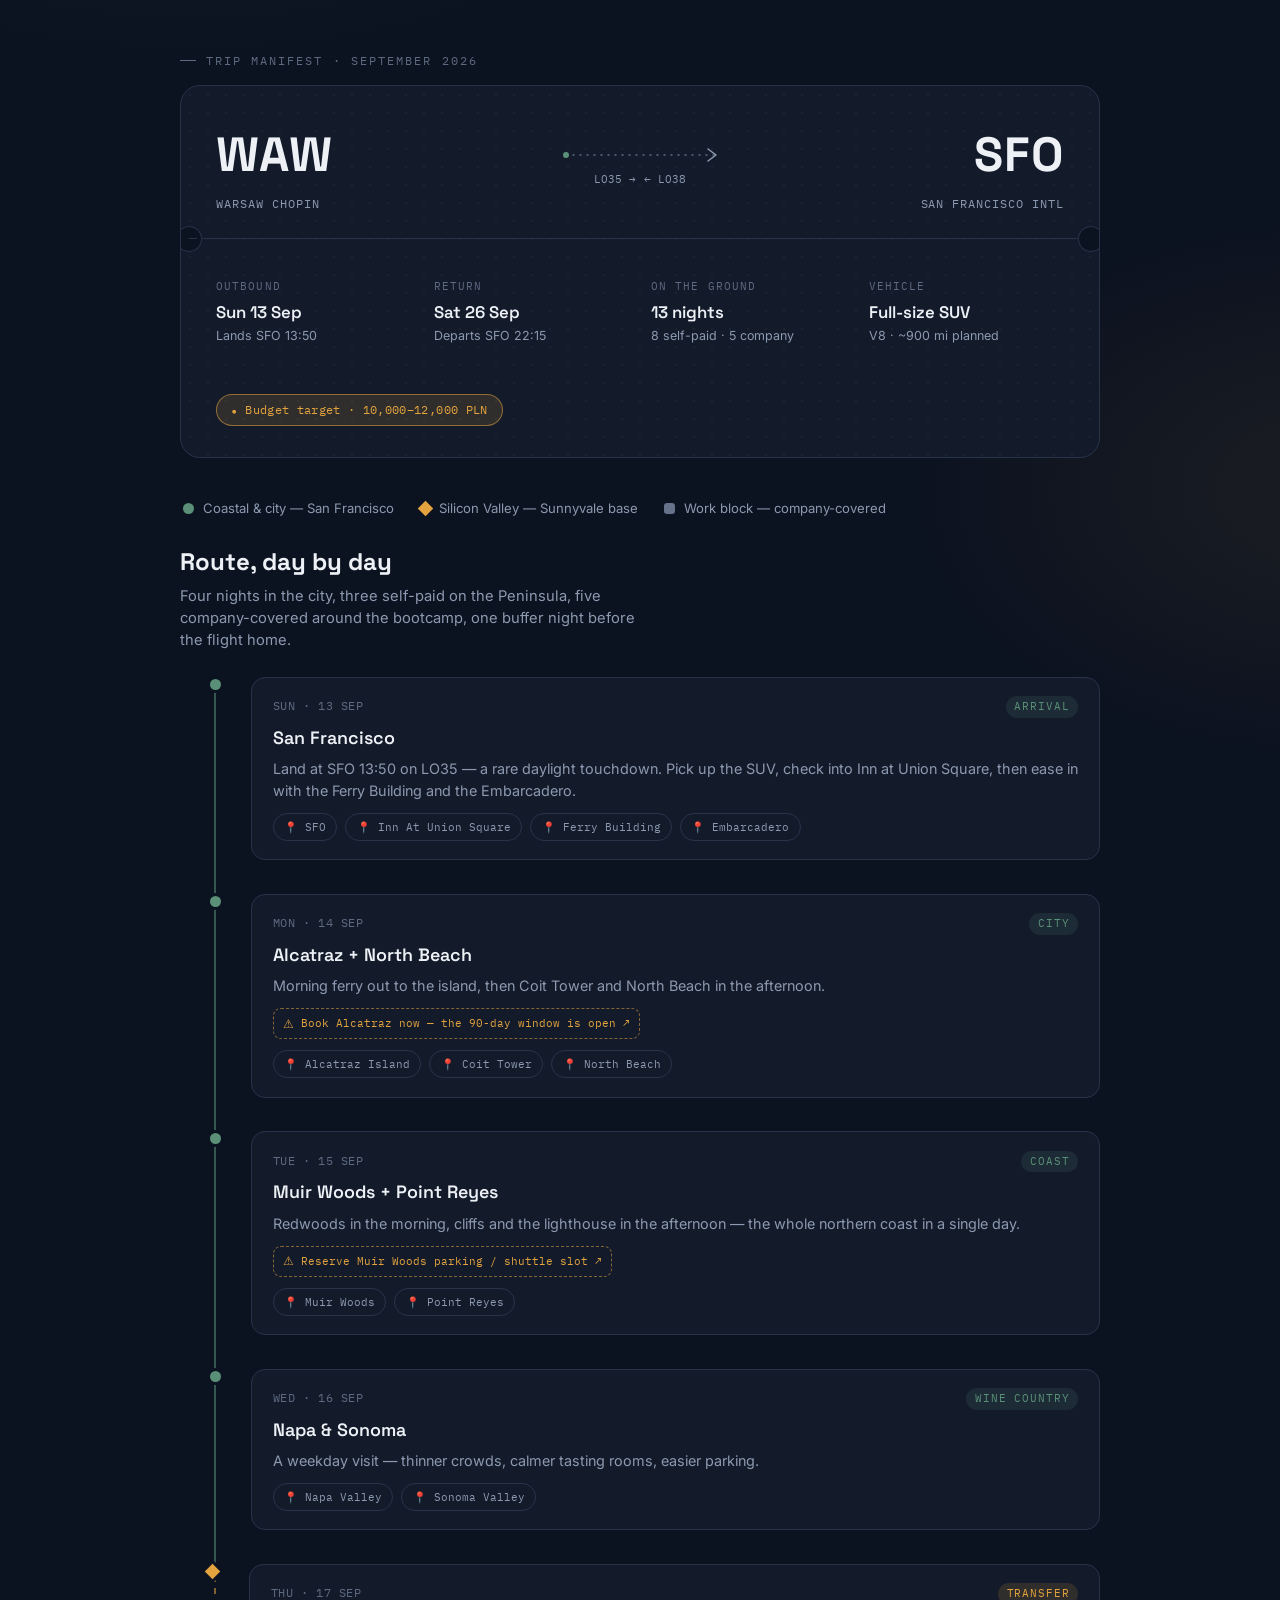
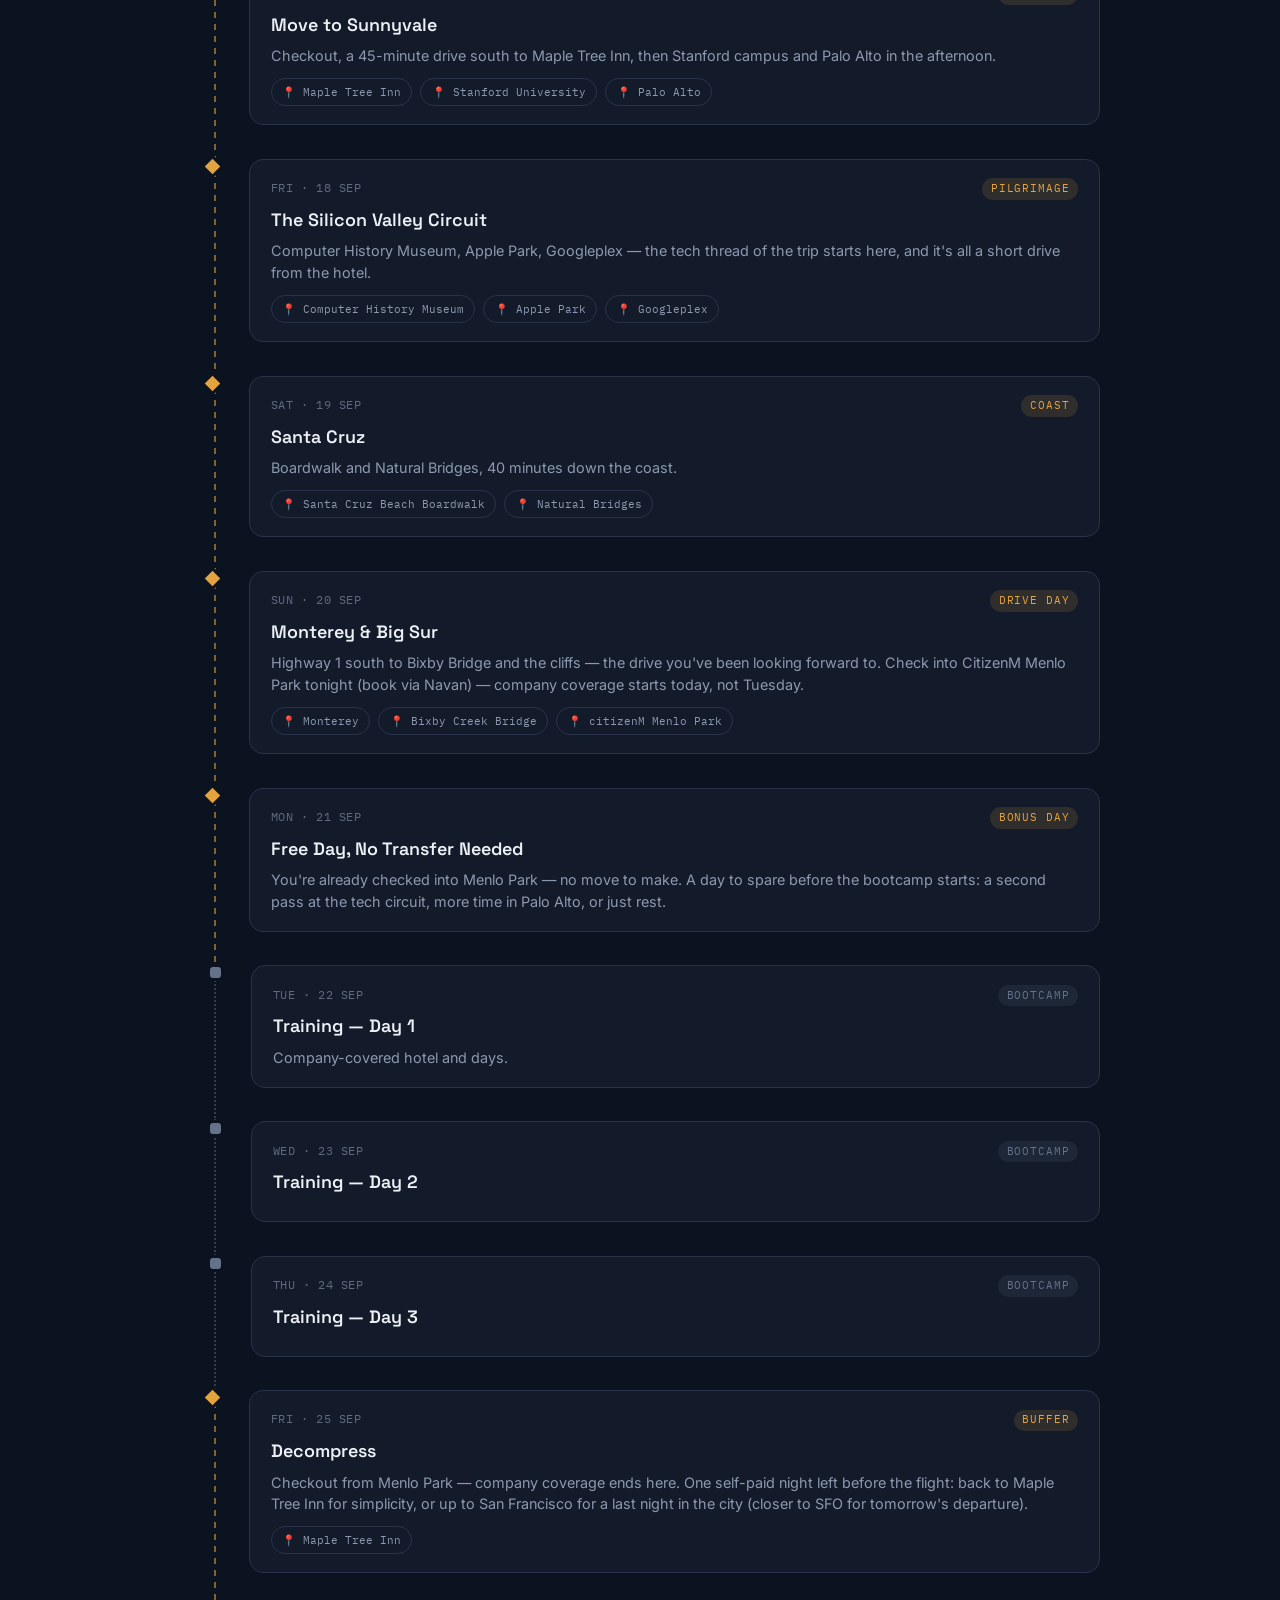
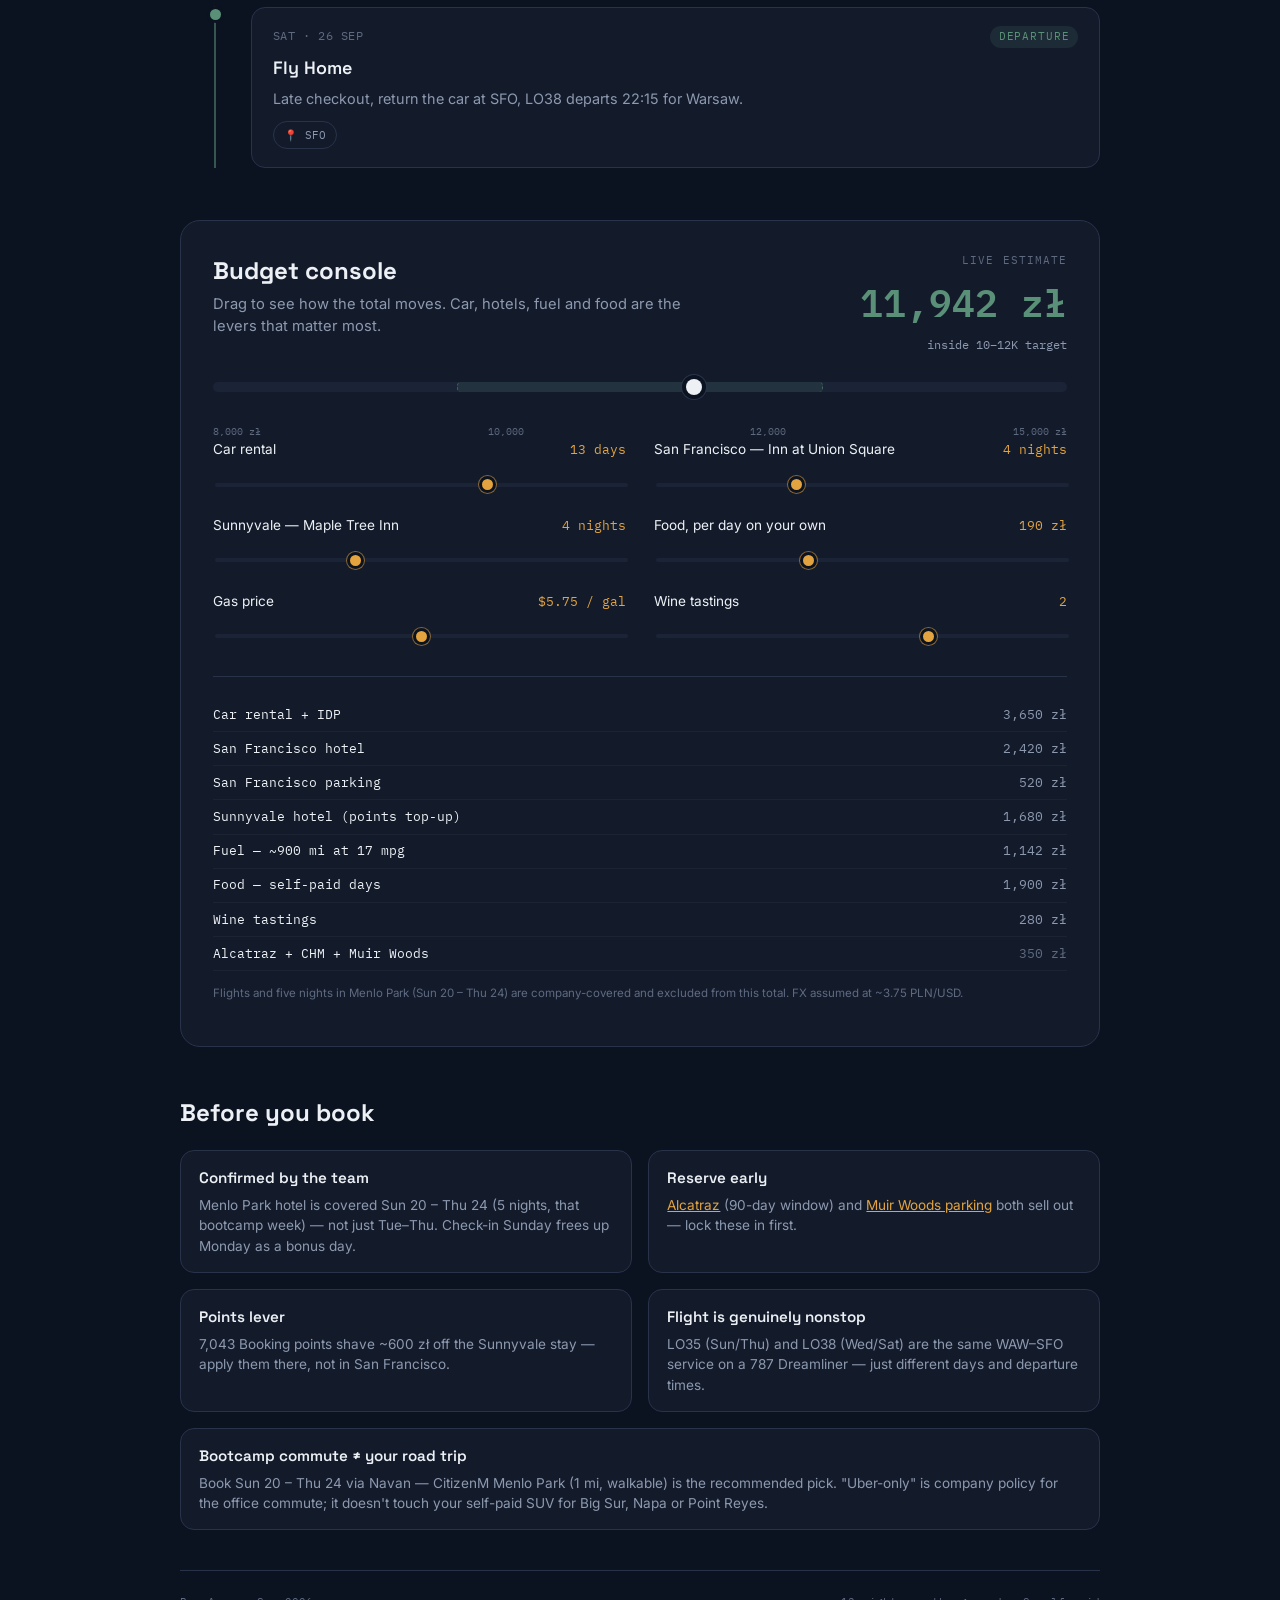
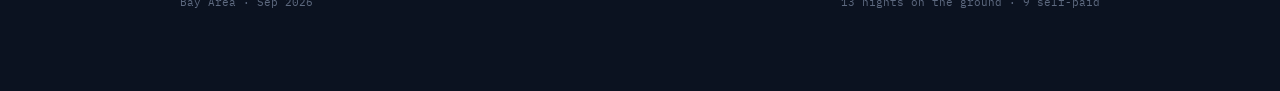
<file: bay-area-trip-planner.html>
<!DOCTYPE html>
<html lang="en">
<head>
<meta charset="UTF-8">
<meta name="viewport" content="width=device-width, initial-scale=1.0">
<title>WAW ⇄ SFO — Bay Area Trip Manifest</title>
<link rel="preconnect" href="https://fonts.googleapis.com">
<link rel="preconnect" href="https://fonts.gstatic.com" crossorigin>
<link href="https://fonts.googleapis.com/css2?family=Space+Grotesk:wght@500;600;700&family=Inter:wght@400;500;600&family=IBM+Plex+Mono:wght@400;500;600&display=swap" rel="stylesheet">
<style>
  :root{
    --bg:#0B1220;
    --surface:#131B2B;
    --surface-2:#1A2436;
    --line:#28334A;
    --text:#EDF1F5;
    --text-muted:#8C99AF;
    --text-faint:#5E6A80;
    --green:#5A9077;
    --green-soft:rgba(90,144,119,0.14);
    --green-line:rgba(90,144,119,0.55);
    --amber:#E3A33E;
    --amber-soft:rgba(227,163,62,0.14);
    --amber-line:rgba(227,163,62,0.55);
    --grey:#66728A;
    --grey-soft:rgba(102,114,138,0.14);
    --grey-line:rgba(102,114,138,0.45);
    --radius-lg:20px;
    --radius-md:14px;
    --radius-sm:8px;
    --font-display:'Space Grotesk', 'Arial Narrow', sans-serif;
    --font-body:'Inter', system-ui, -apple-system, sans-serif;
    --font-mono:'IBM Plex Mono', 'SFMono-Regular', Consolas, monospace;
  }

  *{box-sizing:border-box;}
  html,body{margin:0;padding:0;}
  body{
    background:
      radial-gradient(ellipse 900px 500px at 15% -5%, rgba(90,144,119,0.10), transparent 60%),
      radial-gradient(ellipse 800px 500px at 105% 10%, rgba(227,163,62,0.08), transparent 55%),
      var(--bg);
    color:var(--text);
    font-family:var(--font-body);
    line-height:1.5;
    -webkit-font-smoothing:antialiased;
    padding:2.5rem 1.25rem 5rem;
  }

  a{color:inherit;}
  :focus-visible{outline:2px solid var(--amber); outline-offset:3px; border-radius:4px;}

  .page{max-width:920px; margin:0 auto;}

  .eyebrow{
    font-family:var(--font-mono);
    font-size:0.72rem;
    letter-spacing:0.18em;
    text-transform:uppercase;
    color:var(--text-faint);
    display:flex; align-items:center; gap:0.6rem;
  }
  .eyebrow::before{content:''; width:16px; height:1px; background:var(--text-faint);}

  /* ---------- HERO / BOARDING PASS ---------- */
  .hero{
    position:relative;
    background:var(--surface);
    border:1px solid var(--line);
    border-radius:var(--radius-lg);
    margin-top:1rem;
    overflow:hidden;
    background-image:
      radial-gradient(circle, rgba(255,255,255,0.035) 1px, transparent 1.3px);
    background-size:18px 18px;
  }

  .hero-top{
    padding:2.1rem 2.2rem 1.6rem;
    display:grid;
    grid-template-columns:1fr auto 1fr;
    align-items:center;
    gap:1rem;
  }

  .route-city{display:flex; flex-direction:column; gap:0.2rem;}
  .route-city.right{align-items:flex-end; text-align:right;}
  .route-code{
    font-family:var(--font-display);
    font-weight:700;
    font-size:clamp(2.1rem, 6vw, 3rem);
    letter-spacing:0.02em;
  }
  .route-city-name{
    font-family:var(--font-mono);
    font-size:0.75rem;
    color:var(--text-muted);
    text-transform:uppercase;
    letter-spacing:0.08em;
  }

  .route-mid{display:flex; flex-direction:column; align-items:center; gap:0.35rem; color:var(--text-faint);}
  .route-line-svg{width:min(160px, 30vw); height:20px;}
  .route-flights{
    font-family:var(--font-mono);
    font-size:0.68rem;
    color:var(--text-muted);
    display:flex; gap:0.5rem;
  }

  .hero-perf{
    position:relative;
    height:1px;
    background:var(--line);
    margin:0 0.5rem;
  }
  .hero-perf::before, .hero-perf::after{
    content:'';
    position:absolute; top:50%; transform:translateY(-50%);
    width:26px; height:26px; border-radius:50%;
    background:var(--bg);
    box-shadow:0 0 0 1px var(--line) inset;
  }
  .hero-perf::before{left:-13px;}
  .hero-perf::after{right:-13px;}
  .hero-perf-dashes{
    position:absolute; top:0; left:0; right:0; height:1px;
    background-image:repeating-linear-gradient(90deg, var(--line) 0 8px, transparent 8px 16px);
  }

  .hero-stub{
    padding:1.5rem 2.2rem 2rem;
    display:grid;
    grid-template-columns:repeat(4, 1fr);
    gap:1.4rem;
  }
  .stub-item dt{
    font-family:var(--font-mono);
    font-size:0.66rem;
    text-transform:uppercase;
    letter-spacing:0.1em;
    color:var(--text-faint);
    margin-bottom:0.3rem;
  }
  .stub-item dd{margin:0; font-family:var(--font-display); font-weight:600; font-size:1.05rem;}
  .stub-item dd span{font-family:var(--font-body); font-weight:400; font-size:0.78rem; color:var(--text-muted); display:block; margin-top:0.15rem;}

  .target-chip{
    display:inline-flex; align-items:center; gap:0.5rem;
    font-family:var(--font-mono); font-size:0.72rem; letter-spacing:0.03em;
    background:var(--amber-soft); color:var(--amber);
    border:1px solid var(--amber-line);
    border-radius:100px; padding:0.4rem 0.9rem;
    margin:0 2.2rem 1.9rem;
  }
  .target-chip::before{content:'●'; font-size:0.55rem;}

  /* ---------- LEGEND ---------- */
  .legend{
    display:flex; flex-wrap:wrap; gap:1.6rem;
    margin:2.6rem 0 1.6rem;
    padding:0 0.2rem;
  }
  .legend-item{display:flex; align-items:center; gap:0.55rem; font-size:0.82rem; color:var(--text-muted);}
  .legend-swatch{width:11px; height:11px; flex:none;}
  .legend-swatch.green{background:var(--green); border-radius:50%;}
  .legend-swatch.amber{background:var(--amber); transform:rotate(45deg);}
  .legend-swatch.grey{background:var(--grey); border-radius:3px;}

  /* ---------- TIMELINE ---------- */
  .section-heading{
    font-family:var(--font-display);
    font-weight:700;
    font-size:1.5rem;
    margin:0 0 0.3rem;
  }
  .section-sub{color:var(--text-muted); font-size:0.92rem; margin:0 0 1.6rem; max-width:52ch;}

  .timeline{position:relative; padding-left:2.1rem;}
  .day{
    position:relative;
    padding:0 0 2.1rem 1.6rem;
    border-left:2px solid transparent;
  }
  .day:last-child{padding-bottom:0;}
  .day.thread-green{border-left:2px solid var(--green-line);}
  .day.thread-amber{border-left-width:0; background-image:repeating-linear-gradient(var(--amber-line) 0 6px, transparent 6px 12px); background-size:2px 100%; background-repeat:no-repeat;}
  .day.thread-grey{border-left:2px dotted var(--grey-line);}

  .day-node{
    position:absolute; left:-6px; top:2px;
    width:11px; height:11px;
    background:var(--bg);
  }
  .thread-green .day-node{background:var(--green); border-radius:50%; box-shadow:0 0 0 3px var(--bg);}
  .thread-amber .day-node{background:var(--amber); transform:rotate(45deg); box-shadow:0 0 0 3px var(--bg); left:-6.5px;}
  .thread-grey .day-node{background:var(--grey); border-radius:3px; box-shadow:0 0 0 3px var(--bg);}

  .day-card{
    background:var(--surface);
    border:1px solid var(--line);
    border-radius:var(--radius-md);
    padding:1.15rem 1.3rem;
    margin-left:0.6rem;
    transition:border-color 0.15s ease, transform 0.15s ease;
  }
  .day-card:hover{border-color:var(--text-faint); transform:translateX(2px);}
  @media (prefers-reduced-motion:reduce){.day-card{transition:none;} .day-card:hover{transform:none;}}

  .day-head{display:flex; align-items:baseline; justify-content:space-between; gap:0.8rem; flex-wrap:wrap; margin-bottom:0.45rem;}
  .day-date{font-family:var(--font-mono); font-size:0.72rem; color:var(--text-faint); letter-spacing:0.05em; text-transform:uppercase;}
  .day-tag{
    font-family:var(--font-mono); font-size:0.66rem; text-transform:uppercase; letter-spacing:0.08em;
    padding:0.18rem 0.55rem; border-radius:100px;
  }
  .thread-green .day-tag{background:var(--green-soft); color:var(--green);}
  .thread-amber .day-tag{background:var(--amber-soft); color:var(--amber);}
  .thread-grey .day-tag{background:var(--grey-soft); color:var(--grey);}

  .day-title{font-family:var(--font-display); font-weight:600; font-size:1.12rem; margin:0 0 0.4rem;}
  .day-body{font-size:0.9rem; color:var(--text-muted); margin:0;}

  .day-flag{
    display:inline-flex; align-items:center; gap:0.4rem;
    font-family:var(--font-mono); font-size:0.7rem;
    color:var(--amber);
    border:1px dashed var(--amber-line);
    border-radius:var(--radius-sm);
    padding:0.35rem 0.6rem;
    margin-top:0.7rem;
    text-decoration:none;
    transition:background 0.15s ease, border-color 0.15s ease;
  }
  .day-flag::before{content:'⚠'; font-size:0.75rem;}
  a.day-flag{cursor:pointer;}
  a.day-flag:hover{background:var(--amber-soft); border-color:var(--amber);}
  @media (prefers-reduced-motion:reduce){.day-flag{transition:none;}}

  .day-maps{display:flex; flex-wrap:wrap; gap:0.5rem; margin-top:0.7rem;}
  .map-link{
    display:inline-flex; align-items:center; gap:0.35rem;
    font-family:var(--font-mono); font-size:0.68rem;
    color:var(--text-muted);
    border:1px solid var(--line);
    border-radius:100px;
    padding:0.3rem 0.65rem;
    text-decoration:none;
    transition:border-color 0.15s ease, color 0.15s ease;
  }
  .map-link:hover{border-color:var(--text-faint); color:var(--text);}
  @media (prefers-reduced-motion:reduce){.map-link{transition:none;}}

  /* ---------- BUDGET CONSOLE ---------- */
  .budget{
    margin-top:3.2rem;
    background:var(--surface);
    border:1px solid var(--line);
    border-radius:var(--radius-lg);
    padding:2rem;
  }

  .budget-top{display:flex; justify-content:space-between; align-items:flex-start; gap:1rem; flex-wrap:wrap; margin-bottom:1.8rem;}

  .readout{
    font-family:var(--font-mono);
    text-align:right;
  }
  .readout-label{font-size:0.66rem; text-transform:uppercase; letter-spacing:0.1em; color:var(--text-faint); margin-bottom:0.3rem;}
  .readout-value{font-size:clamp(1.8rem, 5vw, 2.4rem); font-weight:600; transition:color 0.2s ease;}
  .readout-value[data-status="good"]{color:var(--green);}
  .readout-value[data-status="under"]{color:#7FB8D9;}
  .readout-value[data-status="over"]{color:var(--amber);}
  .readout-status{font-size:0.72rem; margin-top:0.3rem; color:var(--text-muted);}

  .gauge{position:relative; height:10px; border-radius:100px; background:var(--surface-2); margin:0 0 2rem; overflow:visible;}
  .gauge-band{
    position:absolute; top:0; bottom:0;
    left:28.6%; right:28.6%;
    background:var(--green-soft);
    border-left:1px dashed var(--green-line);
    border-right:1px dashed var(--green-line);
    border-radius:4px;
  }
  .gauge-marker{
    position:absolute; top:50%; width:16px; height:16px;
    background:var(--text);
    border-radius:50%;
    transform:translate(-50%,-50%);
    box-shadow:0 0 0 4px var(--bg), 0 0 0 5px var(--line);
    transition:left 0.15s ease;
  }
  @media (prefers-reduced-motion:reduce){.gauge-marker{transition:none;}}
  .gauge-labels{display:flex; justify-content:space-between; font-family:var(--font-mono); font-size:0.64rem; color:var(--text-faint); margin-top:0.5rem;}

  .controls{display:grid; grid-template-columns:repeat(2, 1fr); gap:1.4rem 1.8rem; margin-bottom:2rem;}
  .control{}
  .control-label{
    display:flex; justify-content:space-between; align-items:baseline;
    font-size:0.85rem; margin-bottom:0.55rem;
  }
  .control-name{color:var(--text);}
  .control-value{font-family:var(--font-mono); color:var(--amber); font-size:0.82rem;}

  input[type=range]{
    -webkit-appearance:none; appearance:none;
    width:100%; height:4px;
    background:var(--surface-2);
    border-radius:100px;
    outline:none;
  }
  input[type=range]::-webkit-slider-thumb{
    -webkit-appearance:none;
    width:17px; height:17px;
    border-radius:50%;
    background:var(--amber);
    border:3px solid var(--bg);
    box-shadow:0 0 0 1px var(--amber-line);
    cursor:pointer;
  }
  input[type=range]::-moz-range-thumb{
    width:17px; height:17px; border-radius:50%;
    background:var(--amber); border:3px solid var(--bg);
    box-shadow:0 0 0 1px var(--amber-line); cursor:pointer;
  }

  .breakdown{border-top:1px solid var(--line); padding-top:1.3rem;}
  .breakdown-row{
    display:flex; justify-content:space-between;
    font-family:var(--font-mono); font-size:0.82rem;
    padding:0.42rem 0; color:var(--text-muted);
    border-bottom:1px solid rgba(255,255,255,0.04);
  }
  .breakdown-row span:first-child{color:var(--text);}
  .breakdown-row.fixed span:last-child{color:var(--text-faint);}
  .breakdown-foot{font-size:0.72rem; color:var(--text-faint); margin-top:0.9rem;}

  /* ---------- NOTES / FOOTER ---------- */
  .notes{margin-top:3rem;}
  .notes-grid{display:grid; grid-template-columns:repeat(2,1fr); gap:1rem; margin-top:1.2rem;}
  .note-card{
    background:var(--surface); border:1px solid var(--line); border-radius:var(--radius-md);
    padding:1rem 1.15rem; font-size:0.85rem; color:var(--text-muted);
  }
  .note-card strong{display:block; color:var(--text); font-family:var(--font-display); font-weight:600; font-size:0.95rem; margin-bottom:0.3rem;}

  .footprint{
    margin-top:2.5rem; padding-top:1.4rem; border-top:1px solid var(--line);
    font-family:var(--font-mono); font-size:0.7rem; color:var(--text-faint);
    display:flex; justify-content:space-between; flex-wrap:wrap; gap:0.5rem;
  }

  @media (max-width:680px){
    .hero-top{grid-template-columns:1fr; text-align:center; gap:0.8rem;}
    .route-city.right{align-items:center; text-align:center;}
    .hero-stub{grid-template-columns:repeat(2,1fr);}
    .controls{grid-template-columns:1fr;}
    .notes-grid{grid-template-columns:1fr;}
    .budget-top{flex-direction:column;}
    .readout{text-align:left;}
  }
</style>
</head>
<body>
<div class="page">

  <p class="eyebrow">Trip manifest · September 2026</p>

  <!-- HERO -->
  <header class="hero">
    <div class="hero-top">
      <div class="route-city">
        <div class="route-code">WAW</div>
        <div class="route-city-name">Warsaw Chopin</div>
      </div>
      <div class="route-mid">
        <svg class="route-line-svg" viewBox="0 0 160 20" fill="none">
          <line x1="6" y1="10" x2="154" y2="10" stroke="#5E6A80" stroke-width="1.5" stroke-dasharray="1 6" stroke-linecap="round"/>
          <path d="M148 4 L156 10 L148 16" stroke="#8C99AF" stroke-width="1.5" fill="none" stroke-linecap="round" stroke-linejoin="round"/>
          <circle cx="6" cy="10" r="3" fill="#5A9077"/>
        </svg>
        <div class="route-flights">
          <span>LO35 →</span><span>← LO38</span>
        </div>
      </div>
      <div class="route-city right">
        <div class="route-code">SFO</div>
        <div class="route-city-name">San Francisco Intl</div>
      </div>
    </div>

    <div class="hero-perf">
      <div class="hero-perf-dashes"></div>
    </div>

    <dl class="hero-stub">
      <div class="stub-item">
        <dt>Outbound</dt>
        <dd>Sun 13 Sep <span>Lands SFO 13:50</span></dd>
      </div>
      <div class="stub-item">
        <dt>Return</dt>
        <dd>Sat 26 Sep <span>Departs SFO 22:15</span></dd>
      </div>
      <div class="stub-item">
        <dt>On the ground</dt>
        <dd>13 nights <span>8 self-paid · 5 company</span></dd>
      </div>
      <div class="stub-item">
        <dt>Vehicle</dt>
        <dd>Full-size SUV <span>V8 · ~900 mi planned</span></dd>
      </div>
    </dl>

    <div class="target-chip">Budget target · 10,000–12,000 PLN</div>
  </header>

  <!-- LEGEND -->
  <div class="legend">
    <div class="legend-item"><span class="legend-swatch green"></span>Coastal &amp; city — San Francisco</div>
    <div class="legend-item"><span class="legend-swatch amber"></span>Silicon Valley — Sunnyvale base</div>
    <div class="legend-item"><span class="legend-swatch grey"></span>Work block — company-covered</div>
  </div>

  <!-- TIMELINE -->
  <section>
    <h2 class="section-heading">Route, day by day</h2>
    <p class="section-sub">Four nights in the city, three self-paid on the Peninsula, five company-covered around the bootcamp, one buffer night before the flight home.</p>

    <div class="timeline">

      <div class="day thread-green">
        <span class="day-node"></span>
        <div class="day-card">
          <div class="day-head"><span class="day-date">Sun · 13 Sep</span><span class="day-tag">Arrival</span></div>
          <h3 class="day-title">San Francisco</h3>
          <p class="day-body">Land at SFO 13:50 on LO35 — a rare daylight touchdown. Pick up the SUV, check into Inn at Union Square, then ease in with the Ferry Building and the Embarcadero.</p>
          <div class="day-maps">
            <a class="map-link" href="https://www.google.com/maps/place/?q=place_id:ChIJVVVVVYx3j4ARP-3NGldc8qQ" target="_blank" rel="noopener">📍 SFO</a>
            <a class="map-link" href="https://www.google.com/maps/place/?q=place_id:ChIJzdhUjY6AhYARgbhda7lLVqc" target="_blank" rel="noopener">📍 Inn At Union Square</a>
            <a class="map-link" href="https://www.google.com/maps/place/?q=place_id:ChIJWTGPjmaAhYARxz6l1hOj92w" target="_blank" rel="noopener">📍 Ferry Building</a>
            <a class="map-link" href="https://www.google.com/maps/place/?q=place_id:ChIJrUM2mWaAhYARfx6a1ZmDF3c" target="_blank" rel="noopener">📍 Embarcadero</a>
          </div>
        </div>
      </div>

      <div class="day thread-green">
        <span class="day-node"></span>
        <div class="day-card">
          <div class="day-head"><span class="day-date">Mon · 14 Sep</span><span class="day-tag">City</span></div>
          <h3 class="day-title">Alcatraz + North Beach</h3>
          <p class="day-body">Morning ferry out to the island, then Coit Tower and North Beach in the afternoon.</p>
          <a class="day-flag" href="https://www.cityexperiences.com/san-francisco/city-cruises/alcatraz/" target="_blank" rel="noopener">Book Alcatraz now — the 90-day window is open ↗</a>
          <div class="day-maps">
            <a class="map-link" href="https://www.google.com/maps/place/?q=place_id:ChIJmRyMs_mAhYARpViaf6JEWNE" target="_blank" rel="noopener">📍 Alcatraz Island</a>
            <a class="map-link" href="https://www.google.com/maps/place/?q=place_id:ChIJAQAAQIyAhYARRN3yIQG4hd4" target="_blank" rel="noopener">📍 Coit Tower</a>
            <a class="map-link" href="https://www.google.com/maps/place/?q=place_id:ChIJrRkHSfCAhYARBpeYSlBnwX8" target="_blank" rel="noopener">📍 North Beach</a>
          </div>
        </div>
      </div>

      <div class="day thread-green">
        <span class="day-node"></span>
        <div class="day-card">
          <div class="day-head"><span class="day-date">Tue · 15 Sep</span><span class="day-tag">Coast</span></div>
          <h3 class="day-title">Muir Woods + Point Reyes</h3>
          <p class="day-body">Redwoods in the morning, cliffs and the lighthouse in the afternoon — the whole northern coast in a single day.</p>
          <a class="day-flag" href="https://gomuirwoods.com/" target="_blank" rel="noopener">Reserve Muir Woods parking / shuttle slot ↗</a>
          <div class="day-maps">
            <a class="map-link" href="https://www.google.com/maps/place/?q=place_id:ChIJrWJnvbSRhYAR-a__aHZY_3o" target="_blank" rel="noopener">📍 Muir Woods</a>
            <a class="map-link" href="https://www.google.com/maps/place/?q=place_id:ChIJHXKUS-jbhYARPV3_2s8dToM" target="_blank" rel="noopener">📍 Point Reyes</a>
          </div>
        </div>
      </div>

      <div class="day thread-green">
        <span class="day-node"></span>
        <div class="day-card">
          <div class="day-head"><span class="day-date">Wed · 16 Sep</span><span class="day-tag">Wine Country</span></div>
          <h3 class="day-title">Napa &amp; Sonoma</h3>
          <p class="day-body">A weekday visit — thinner crowds, calmer tasting rooms, easier parking.</p>
          <div class="day-maps">
            <a class="map-link" href="https://www.google.com/maps/place/?q=place_id:ChIJMU8qI_lPhIARfMUQoxvSFP4" target="_blank" rel="noopener">📍 Napa Valley</a>
            <a class="map-link" href="https://www.google.com/maps/place/?q=place_id:ChIJI-UCgdlShIARPnjSSZd4foM" target="_blank" rel="noopener">📍 Sonoma Valley</a>
          </div>
        </div>
      </div>

      <div class="day thread-amber">
        <span class="day-node"></span>
        <div class="day-card">
          <div class="day-head"><span class="day-date">Thu · 17 Sep</span><span class="day-tag">Transfer</span></div>
          <h3 class="day-title">Move to Sunnyvale</h3>
          <p class="day-body">Checkout, a 45-minute drive south to Maple Tree Inn, then Stanford campus and Palo Alto in the afternoon.</p>
          <div class="day-maps">
            <a class="map-link" href="https://www.google.com/maps/place/?q=place_id:ChIJxdDAgHa2j4ARTl-zct1VP_U" target="_blank" rel="noopener">📍 Maple Tree Inn</a>
            <a class="map-link" href="https://www.google.com/maps/place/?q=place_id:ChIJneqLZyq7j4ARf2j8RBrwzSk" target="_blank" rel="noopener">📍 Stanford University</a>
            <a class="map-link" href="https://www.google.com/maps/place/?q=place_id:ChIJORy6nXuwj4ARz3b1NVL1Hw4" target="_blank" rel="noopener">📍 Palo Alto</a>
          </div>
        </div>
      </div>

      <div class="day thread-amber">
        <span class="day-node"></span>
        <div class="day-card">
          <div class="day-head"><span class="day-date">Fri · 18 Sep</span><span class="day-tag">Pilgrimage</span></div>
          <h3 class="day-title">The Silicon Valley Circuit</h3>
          <p class="day-body">Computer History Museum, Apple Park, Googleplex — the tech thread of the trip starts here, and it's all a short drive from the hotel.</p>
          <div class="day-maps">
            <a class="map-link" href="https://www.google.com/maps/place/?q=place_id:ChIJm7NJkla3j4AR8vR-HWRxgOo" target="_blank" rel="noopener">📍 Computer History Museum</a>
            <a class="map-link" href="https://www.google.com/maps/place/?q=place_id:ChIJ_Yjh6Za1j4AR8IgGUZGDDTs" target="_blank" rel="noopener">📍 Apple Park</a>
            <a class="map-link" href="https://www.google.com/maps/place/?q=place_id:ChIJj61dQgK6j4AR4GeTYWZsKWw" target="_blank" rel="noopener">📍 Googleplex</a>
          </div>
        </div>
      </div>

      <div class="day thread-amber">
        <span class="day-node"></span>
        <div class="day-card">
          <div class="day-head"><span class="day-date">Sat · 19 Sep</span><span class="day-tag">Coast</span></div>
          <h3 class="day-title">Santa Cruz</h3>
          <p class="day-body">Boardwalk and Natural Bridges, 40 minutes down the coast.</p>
          <div class="day-maps">
            <a class="map-link" href="https://www.google.com/maps/place/?q=place_id:ChIJUexFVhlAjoARpU8zCcm9Awk" target="_blank" rel="noopener">📍 Santa Cruz Beach Boardwalk</a>
            <a class="map-link" href="https://www.google.com/maps/place/?q=place_id:ChIJnbYDUplrjoAR8a5C9OVqpxI" target="_blank" rel="noopener">📍 Natural Bridges</a>
          </div>
        </div>
      </div>

      <div class="day thread-amber">
        <span class="day-node"></span>
        <div class="day-card">
          <div class="day-head"><span class="day-date">Sun · 20 Sep</span><span class="day-tag">Drive Day</span></div>
          <h3 class="day-title">Monterey &amp; Big Sur</h3>
          <p class="day-body">Highway 1 south to Bixby Bridge and the cliffs — the drive you've been looking forward to. Check into CitizenM Menlo Park tonight (book via Navan) — company coverage starts today, not Tuesday.</p>
          <div class="day-maps">
            <a class="map-link" href="https://www.google.com/maps/place/?q=place_id:ChIJkfu1cFLkjYARXj1K2AlJSO4" target="_blank" rel="noopener">📍 Monterey</a>
            <a class="map-link" href="https://www.google.com/maps/place/?q=place_id:ChIJQeDYpaCUjYARtSYdrEU4DKo" target="_blank" rel="noopener">📍 Bixby Creek Bridge</a>
            <a class="map-link" href="https://www.google.com/maps/place/?q=place_id:ChIJ_7D0UY-AhYARJrdSDRYKjeg" target="_blank" rel="noopener">📍 citizenM Menlo Park</a>
          </div>
        </div>
      </div>

      <div class="day thread-amber">
        <span class="day-node"></span>
        <div class="day-card">
          <div class="day-head"><span class="day-date">Mon · 21 Sep</span><span class="day-tag">Bonus Day</span></div>
          <h3 class="day-title">Free Day, No Transfer Needed</h3>
          <p class="day-body">You're already checked into Menlo Park — no move to make. A day to spare before the bootcamp starts: a second pass at the tech circuit, more time in Palo Alto, or just rest.</p>
        </div>
      </div>

      <div class="day thread-grey">
        <span class="day-node"></span>
        <div class="day-card">
          <div class="day-head"><span class="day-date">Tue · 22 Sep</span><span class="day-tag">Bootcamp</span></div>
          <h3 class="day-title">Training — Day 1</h3>
          <p class="day-body">Company-covered hotel and days.</p>
        </div>
      </div>

      <div class="day thread-grey">
        <span class="day-node"></span>
        <div class="day-card">
          <div class="day-head"><span class="day-date">Wed · 23 Sep</span><span class="day-tag">Bootcamp</span></div>
          <h3 class="day-title">Training — Day 2</h3>
        </div>
      </div>

      <div class="day thread-grey">
        <span class="day-node"></span>
        <div class="day-card">
          <div class="day-head"><span class="day-date">Thu · 24 Sep</span><span class="day-tag">Bootcamp</span></div>
          <h3 class="day-title">Training — Day 3</h3>
        </div>
      </div>

      <div class="day thread-amber">
        <span class="day-node"></span>
        <div class="day-card">
          <div class="day-head"><span class="day-date">Fri · 25 Sep</span><span class="day-tag">Buffer</span></div>
          <h3 class="day-title">Decompress</h3>
          <p class="day-body">Checkout from Menlo Park — company coverage ends here. One self-paid night left before the flight: back to Maple Tree Inn for simplicity, or up to San Francisco for a last night in the city (closer to SFO for tomorrow's departure).</p>
          <div class="day-maps">
            <a class="map-link" href="https://www.google.com/maps/place/?q=place_id:ChIJxdDAgHa2j4ARTl-zct1VP_U" target="_blank" rel="noopener">📍 Maple Tree Inn</a>
          </div>
        </div>
      </div>

      <div class="day thread-green">
        <span class="day-node"></span>
        <div class="day-card">
          <div class="day-head"><span class="day-date">Sat · 26 Sep</span><span class="day-tag">Departure</span></div>
          <h3 class="day-title">Fly Home</h3>
          <p class="day-body">Late checkout, return the car at SFO, LO38 departs 22:15 for Warsaw.</p>
          <div class="day-maps">
            <a class="map-link" href="https://www.google.com/maps/place/?q=place_id:ChIJVVVVVYx3j4ARP-3NGldc8qQ" target="_blank" rel="noopener">📍 SFO</a>
          </div>
        </div>
      </div>

    </div>
  </section>

  <!-- BUDGET CONSOLE -->
  <section class="budget">
    <div class="budget-top">
      <div>
        <h2 class="section-heading">Budget console</h2>
        <p class="section-sub" style="margin-bottom:0;">Drag to see how the total moves. Car, hotels, fuel and food are the levers that matter most.</p>
      </div>
      <div class="readout">
        <div class="readout-label">Live estimate</div>
        <div class="readout-value" id="total-value" data-status="good">11,942 zł</div>
        <div class="readout-status" id="total-status">inside 10–12K target</div>
      </div>
    </div>

    <div class="gauge">
      <div class="gauge-band"></div>
      <div class="gauge-marker" id="gauge-marker" style="left:56.3%;"></div>
    </div>
    <div class="gauge-labels">
      <span>8,000 zł</span>
      <span>10,000</span>
      <span>12,000</span>
      <span>15,000 zł</span>
    </div>

    <div class="controls">
      <div class="control">
        <div class="control-label"><span class="control-name">Car rental</span><span class="control-value" id="car-days-out">13 days</span></div>
        <input type="range" id="car-days" min="11" max="14" step="1" value="13">
      </div>
      <div class="control">
        <div class="control-label"><span class="control-name">San Francisco — Inn at Union Square</span><span class="control-value" id="sf-nights-out">4 nights</span></div>
        <input type="range" id="sf-nights" min="3" max="6" step="1" value="4">
      </div>
      <div class="control">
        <div class="control-label"><span class="control-name">Sunnyvale — Maple Tree Inn</span><span class="control-value" id="sv-nights-out">4 nights</span></div>
        <input type="range" id="sv-nights" min="3" max="6" step="1" value="4">
      </div>
      <div class="control">
        <div class="control-label"><span class="control-name">Food, per day on your own</span><span class="control-value" id="food-out">190 zł</span></div>
        <input type="range" id="food-rate" min="150" max="260" step="10" value="190">
      </div>
      <div class="control">
        <div class="control-label"><span class="control-name">Gas price</span><span class="control-value" id="gas-out">$5.75 / gal</span></div>
        <input type="range" id="gas-price" min="4.5" max="7" step="0.25" value="5.75">
      </div>
      <div class="control">
        <div class="control-label"><span class="control-name">Wine tastings</span><span class="control-value" id="tastings-out">2</span></div>
        <input type="range" id="tastings" min="0" max="3" step="1" value="2">
      </div>
    </div>

    <div class="breakdown">
      <div class="breakdown-row"><span>Car rental + IDP</span><span id="out-car">3,650 zł</span></div>
      <div class="breakdown-row"><span>San Francisco hotel</span><span id="out-sf-hotel">2,420 zł</span></div>
      <div class="breakdown-row"><span>San Francisco parking</span><span id="out-sf-parking">520 zł</span></div>
      <div class="breakdown-row"><span>Sunnyvale hotel (points top-up)</span><span id="out-sv-hotel">1,680 zł</span></div>
      <div class="breakdown-row"><span>Fuel — ~900 mi at 17 mpg</span><span id="out-fuel">1,142 zł</span></div>
      <div class="breakdown-row"><span>Food — self-paid days</span><span id="out-food">1,900 zł</span></div>
      <div class="breakdown-row"><span>Wine tastings</span><span id="out-tastings">280 zł</span></div>
      <div class="breakdown-row fixed"><span>Alcatraz + CHM + Muir Woods</span><span>350 zł</span></div>
      <p class="breakdown-foot">Flights and five nights in Menlo Park (Sun 20 – Thu 24) are company-covered and excluded from this total. FX assumed at ~3.75 PLN/USD.</p>
    </div>
  </section>

  <!-- NOTES -->
  <section class="notes">
    <h2 class="section-heading">Before you book</h2>
    <div class="notes-grid">
      <div class="note-card">
        <strong>Confirmed by the team</strong>
        Menlo Park hotel is covered Sun 20 – Thu 24 (5 nights, that bootcamp week) — not just Tue–Thu. Check-in Sunday frees up Monday as a bonus day.
      </div>
      <div class="note-card">
        <strong>Reserve early</strong>
        <a href="https://www.cityexperiences.com/san-francisco/city-cruises/alcatraz/" target="_blank" rel="noopener" style="color:var(--amber);">Alcatraz</a> (90-day window) and
        <a href="https://gomuirwoods.com/" target="_blank" rel="noopener" style="color:var(--amber);">Muir Woods parking</a> both sell out — lock these in first.
      </div>
      <div class="note-card">
        <strong>Points lever</strong>
        7,043 Booking points shave ~600 zł off the Sunnyvale stay — apply them there, not in San Francisco.
      </div>
      <div class="note-card">
        <strong>Flight is genuinely nonstop</strong>
        LO35 (Sun/Thu) and LO38 (Wed/Sat) are the same WAW–SFO service on a 787 Dreamliner — just different days and departure times.
      </div>
      <div class="note-card" style="grid-column:1 / -1;">
        <strong>Bootcamp commute ≠ your road trip</strong>
        Book Sun 20 – Thu 24 via Navan — CitizenM Menlo Park (1 mi, walkable) is the recommended pick. "Uber-only" is company policy for the office commute; it doesn't touch your self-paid SUV for Big Sur, Napa or Point Reyes.
      </div>
    </div>
  </section>

  <div class="footprint">
    <span>Bay Area · Sep 2026</span>
    <span>13 nights on the ground · 9 self-paid</span>
  </div>

</div>

<script>
  const el = id => document.getElementById(id);
  const carDaysEl = el('car-days'), sfNightsEl = el('sf-nights'), svNightsEl = el('sv-nights'),
        foodEl = el('food-rate'), gasEl = el('gas-price'), tastingsEl = el('tastings');

  const fmt = n => Math.round(n).toLocaleString('en-US') + ' zł';

  function recalc(){
    const carDays = +carDaysEl.value;
    const sfNights = +sfNightsEl.value;
    const svNights = +svNightsEl.value;
    const food = +foodEl.value;
    const gas = +gasEl.value;
    const tastings = +tastingsEl.value;

    const carCost = (3650/13) * carDays;
    const sfHotel = sfNights * 605;
    const sfParking = sfNights * 130;
    const svHotel = svNights * 420;
    const fuel = (900/17) * gas * 3.75;
    const foodCost = food * 10;
    const attractions = 350;
    const tastingCost = tastings * 140;

    const total = carCost + sfHotel + sfParking + svHotel + fuel + foodCost + attractions + tastingCost;

    el('car-days-out').textContent = carDays + ' days';
    el('sf-nights-out').textContent = sfNights + ' nights';
    el('sv-nights-out').textContent = svNights + ' nights';
    el('food-out').textContent = food + ' zł';
    el('gas-out').textContent = '$' + gas.toFixed(2) + ' / gal';
    el('tastings-out').textContent = tastings;

    el('out-car').textContent = fmt(carCost);
    el('out-sf-hotel').textContent = fmt(sfHotel);
    el('out-sf-parking').textContent = fmt(sfParking);
    el('out-sv-hotel').textContent = fmt(svHotel);
    el('out-fuel').textContent = fmt(fuel);
    el('out-food').textContent = fmt(foodCost);
    el('out-tastings').textContent = fmt(tastingCost);

    const totalValueEl = el('total-value');
    const totalStatusEl = el('total-status');
    totalValueEl.textContent = fmt(total);

    let status, statusText;
    if (total < 10000){
      status = 'under';
      statusText = fmt(10000 - total) + ' under target';
    } else if (total <= 12000){
      status = 'good';
      statusText = 'inside 10–12K target';
    } else {
      status = 'over';
      statusText = fmt(total - 12000) + ' over target';
    }
    totalValueEl.dataset.status = status;
    totalStatusEl.textContent = statusText;

    const min = 8000, max = 15000;
    const pct = Math.min(100, Math.max(0, (total - min) / (max - min) * 100));
    el('gauge-marker').style.left = pct + '%';
  }

  [carDaysEl, sfNightsEl, svNightsEl, foodEl, gasEl, tastingsEl].forEach(input => {
    input.addEventListener('input', recalc);
  });

  recalc();
</script>

</body>
</html>
</file>
